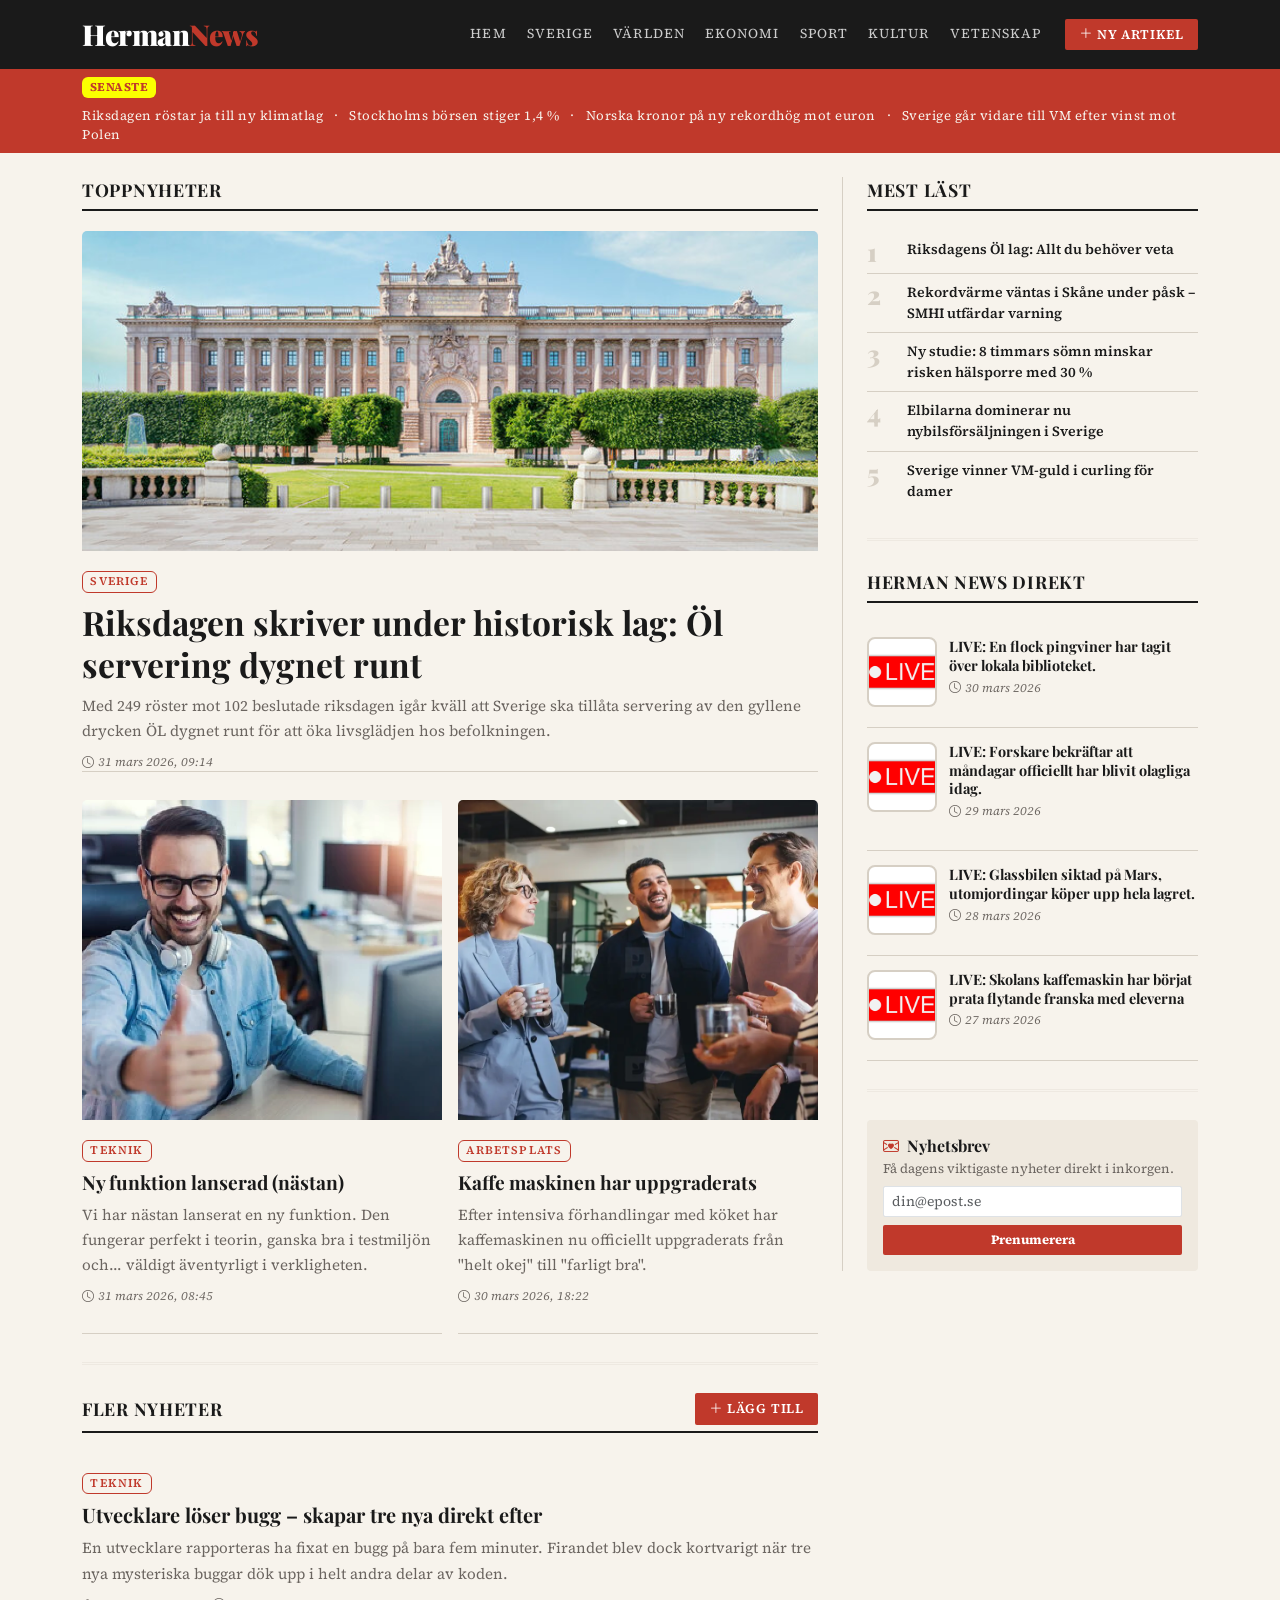
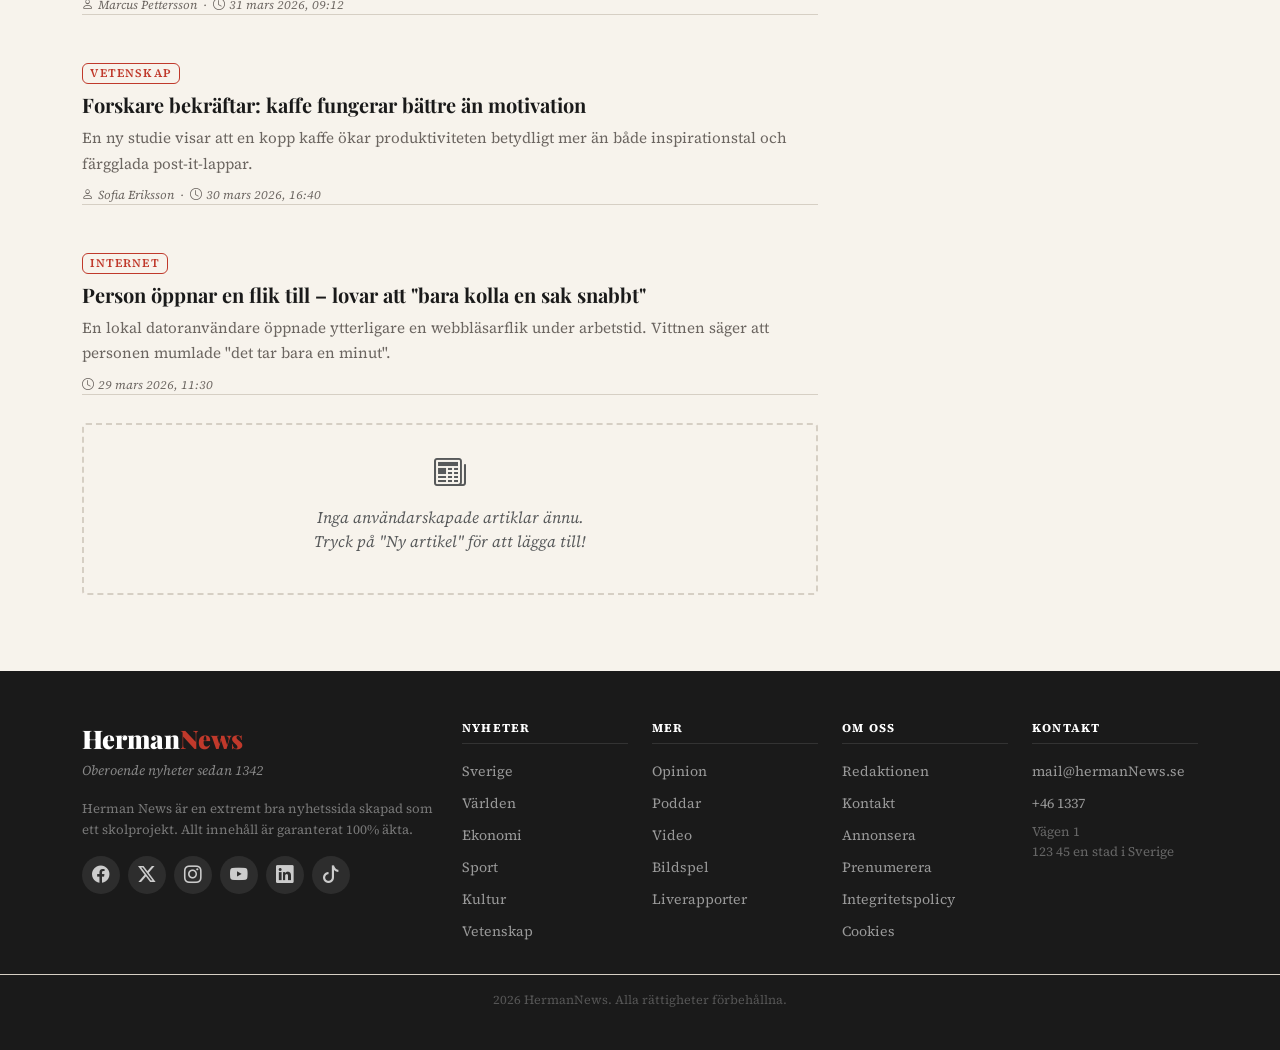
<file: index.html>
<!doctype html>
<html lang="sv">
  <head>
    <meta charset="UTF-8" />
    <meta name="viewport" content="width=device-width, initial-scale=1.0" />
    <title>Herman News</title>
    <link
      href="https://cdn.jsdelivr.net/npm/bootstrap@5.3.3/dist/css/bootstrap.min.css"
      rel="stylesheet"
    />
    <link
      href="https://cdn.jsdelivr.net/npm/bootstrap-icons@1.11.3/font/bootstrap-icons.css"
      rel="stylesheet"
    />
    <link
      href="https://fonts.googleapis.com/css2?family=Playfair+Display:wght@700;900&family=Source+Serif+4:ital,wght@0,300;0,400;0,600;1,400&display=swap"
      rel="stylesheet"
    />
    <link rel="stylesheet" href="style.css" />
  </head>
  <body>
    <!-- NAVBAR -->
    <nav class="navbar navbar-expand-lg navbar-herman-news py-2">
      <div class="container">
        <a class="navbar-brand navbar-brand-title" href="index.html"
          >Herman<span>News</span></a
        >
        <button
          class="navbar-toggler border-0 text-white"
          type="button"
          data-bs-toggle="collapse"
          data-bs-target="#mainNav"
          aria-controls="mainNav"
          aria-expanded="false"
          aria-label="Öppna meny"
        >
          <i class="bi bi-list fs-2"></i>
        </button>
        <div class="collapse navbar-collapse justify-content-end" id="mainNav">
          <ul class="navbar-nav gap-1 mt-2 mt-lg-0">
            <li class="nav-item">
              <a class="nav-link nav-link-custom" href="#">Hem</a>
            </li>
            <li class="nav-item">
              <a class="nav-link nav-link-custom" href="#">Sverige</a>
            </li>
            <li class="nav-item">
              <a class="nav-link nav-link-custom" href="#">Världen</a>
            </li>
            <li class="nav-item">
              <a class="nav-link nav-link-custom" href="#">Ekonomi</a>
            </li>
            <li class="nav-item">
              <a class="nav-link nav-link-custom" href="#">Sport</a>
            </li>
            <li class="nav-item">
              <a class="nav-link nav-link-custom" href="#">Kultur</a>
            </li>
            <li class="nav-item">
              <a class="nav-link nav-link-custom" href="#">Vetenskap</a>
            </li>
          </ul>
          <button class="btn btn-new-article ms-3" onclick="openModal()">
            <i class="bi bi-plus-lg me-1"></i>Ny artikel
          </button>
        </div>
      </div>
    </nav>

    <!-- BREAKING NEWS BANNER -->
    <div class="alert alert-danger breaking-banner rounded-0 mb-0 py-2">
      <div class="container d-flex align-items-center flex-wrap gap-2">
        <span class="badge breaking-label">SENASTE</span>
        <span class="breaking-text">
          Riksdagen röstar ja till ny klimatlag &nbsp;&nbsp;·&nbsp;&nbsp;
          Stockholms börsen stiger 1,4 % &nbsp;&nbsp;·&nbsp;&nbsp; Norska kronor
          på ny rekordhög mot euron &nbsp;&nbsp;·&nbsp;&nbsp; Sverige går vidare
          till VM efter vinst mot Polen
        </span>
      </div>
    </div>

    <!-- MAIN CONTENT -->
    <main class="container my-4">
      <div class="row g-4">
        <!-- LEFT: Main news area -->
        <div class="col-lg-8">
          <!-- Static hero article -->
          <div class="section-heading">Toppnyheter</div>
          <article
            class="card card-main card-hero border-0 rounded-0 bg-transparent"
          >
            <img
              src="assets/riksdagshuset.jpg"
              alt="Riksdagshuset i Stockholm"
              class="card-img-top hero-img"
              onerror="this.style.display = 'none'"
            />
            <div class="card-body px-0 pb-0">
              <span class="badge card-category mb-2">Sverige</span>
              <h2 class="card-title card-title-main">
                <a href="#"
                  >Riksdagen skriver under historisk lag: Öl servering dygnet
                  runt</a
                >
              </h2>
              <p class="card-text card-excerpt">
                Med 249 röster mot 102 beslutade riksdagen igår kväll att
                Sverige ska tillåta servering av den gyllene drycken ÖL dygnet
                runt för att öka livsglädjen hos befolkningen.
              </p>
              <p class="card-text card-meta">
                <i class="bi bi-clock me-1"></i>31 mars 2026, 09:14
              </p>
            </div>
          </article>

          <!-- Two-column static articles -->
          <div class="row g-3 mb-4">
            <div class="col-md-6">
              <article
                class="card card-main card-secondary h-100 border-0 rounded-0 bg-transparent"
              >
                <img
                  src="assets/happy-programmer.png"
                  alt="Glad programmerare"
                  class="card-img-top hero-img"
                  onerror="this.style.display = 'none'"
                />
                <div class="card-body px-0 pb-0">
                  <span class="badge card-category mb-2">Teknik</span>
                  <h3 class="card-title card-title-secondary">
                    <a href="#">Ny funktion lanserad (nästan)</a>
                  </h3>
                  <p class="card-text card-excerpt card-excerpt-small">
                    Vi har nästan lanserat en ny funktion. Den fungerar perfekt
                    i teorin, ganska bra i testmiljön och… väldigt äventyrligt i
                    verkligheten.
                  </p>
                  <p class="card-text card-meta">
                    <i class="bi bi-clock me-1"></i>31 mars 2026, 08:45
                  </p>
                </div>
              </article>
            </div>
            <div class="col-md-6">
              <article
                class="card card-main card-secondary h-100 border-0 rounded-0 bg-transparent"
              >
                <img
                  src="assets/happy-people-coffe.webp"
                  alt="Glada kollegor vid kaffemaskinen"
                  class="card-img-top hero-img"
                  onerror="this.style.display = 'none'"
                />
                <div class="card-body px-0 pb-0">
                  <span class="badge card-category mb-2">Arbetsplats</span>
                  <h3 class="card-title card-title-secondary">
                    <a href="#">Kaffe maskinen har uppgraderats</a>
                  </h3>
                  <p class="card-text card-excerpt card-excerpt-small">
                    Efter intensiva förhandlingar med köket har kaffemaskinen nu
                    officiellt uppgraderats från "helt okej" till "farligt bra".
                  </p>
                  <p class="card-text card-meta">
                    <i class="bi bi-clock me-1"></i>30 mars 2026, 18:22
                  </p>
                </div>
              </article>
            </div>
          </div>

          <hr class="divider-double" />

          <!-- Dynamic articles from localStorage -->
          <div
            class="section-heading d-flex justify-content-between align-items-center"
          >
            <span>Fler nyheter</span>
            <button class="btn btn-new-article btn-sm" onclick="openModal()">
              <i class="bi bi-plus-lg me-1"></i>Lägg till
            </button>
          </div>

          <!-- Static articles -->
          <article class="card card-main border-0 rounded-0 bg-transparent">
            <div class="card-body px-0 pb-0">
              <span class="badge card-category mb-2">Teknik</span>
              <h3 class="card-title card-title-list">
                <a href="#"
                  >Utvecklare löser bugg – skapar tre nya direkt efter</a
                >
              </h3>
              <p class="card-text card-excerpt">
                En utvecklare rapporteras ha fixat en bugg på bara fem minuter.
                Firandet blev dock kortvarigt när tre nya mysteriska buggar dök
                upp i helt andra delar av koden.
              </p>
              <p class="card-text card-meta">
                <i class="bi bi-person me-1"></i>Marcus Pettersson &nbsp;·&nbsp;
                <i class="bi bi-clock me-1"></i>31 mars 2026, 09:12
              </p>
            </div>
          </article>

          <article class="card card-main border-0 rounded-0 bg-transparent">
            <div class="card-body px-0 pb-0">
              <span class="badge card-category mb-2">Vetenskap</span>
              <h3 class="card-title card-title-list">
                <a href="#"
                  >Forskare bekräftar: kaffe fungerar bättre än motivation</a
                >
              </h3>
              <p class="card-text card-excerpt">
                En ny studie visar att en kopp kaffe ökar produktiviteten
                betydligt mer än både inspirationstal och färgglada
                post-it-lappar.
              </p>
              <p class="card-text card-meta">
                <i class="bi bi-person me-1"></i>Sofia Eriksson &nbsp;·&nbsp;
                <i class="bi bi-clock me-1"></i>30 mars 2026, 16:40
              </p>
            </div>
          </article>

          <article class="card card-main border-0 rounded-0 bg-transparent">
            <div class="card-body px-0 pb-0">
              <span class="badge card-category mb-2">Internet</span>
              <h3 class="card-title card-title-list">
                <a href="#"
                  >Person öppnar en flik till – lovar att "bara kolla en sak
                  snabbt"</a
                >
              </h3>
              <p class="card-text card-excerpt">
                En lokal datoranvändare öppnade ytterligare en webbläsarflik
                under arbetstid. Vittnen säger att personen mumlade "det tar
                bara en minut".
              </p>
              <p class="card-text card-meta">
                <i class="bi bi-clock me-1"></i>29 mars 2026, 11:30
              </p>
            </div>
          </article>

          <!-- Dynamic user articles rendered here -->
          <div id="user-articles-container"></div>
        </div>

        <!-- RIGHT: Sidebar -->
        <aside class="col-lg-4">
          <div class="sidebar">
            <div class="section-heading">Mest läst</div>
            <ol class="list-group list-group-flush popular-list mb-4">
              <li class="list-group-item popular-list-item">
                <a href="#">Riksdagens Öl lag: Allt du behöver veta</a>
              </li>
              <li class="list-group-item popular-list-item">
                <a href="#"
                  >Rekordvärme väntas i Skåne under påsk – SMHI utfärdar
                  varning</a
                >
              </li>
              <li class="list-group-item popular-list-item">
                <a href="#"
                  >Ny studie: 8 timmars sömn minskar risken hälsporre med 30
                  %</a
                >
              </li>
              <li class="list-group-item popular-list-item">
                <a href="#"
                  >Elbilarna dominerar nu nybilsförsäljningen i Sverige</a
                >
              </li>
              <li class="list-group-item popular-list-item">
                <a href="#">Sverige vinner VM-guld i curling för damer</a>
              </li>
            </ol>

            <hr class="divider-double" />

            <div class="section-heading">Herman News direkt</div>
            <div class="sidebar-article">
              <div class="sidebar-article-img">
                <img
                  src="assets/live.png"
                  alt="Live"
                  class="sidebar-thumb"
                  onerror="this.parentElement.style.background = '#c0392b'"
                />
              </div>
              <div>
                <p class="sidebar-article-title">
                  <a href="#"
                    >LIVE: En flock pingviner har tagit över lokala
                    biblioteket.</a
                  >
                </p>
                <p class="card-meta">
                  <i class="bi bi-clock me-1"></i>30 mars 2026
                </p>
              </div>
            </div>
            <div class="sidebar-article">
              <div class="sidebar-article-img">
                <img
                  src="assets/live.png"
                  alt="Live"
                  class="sidebar-thumb"
                  onerror="this.parentElement.style.background = '#c0392b'"
                />
              </div>
              <div>
                <p class="sidebar-article-title">
                  <a href="#"
                    >LIVE: Forskare bekräftar att måndagar officiellt har blivit
                    olagliga idag.</a
                  >
                </p>
                <p class="card-meta">
                  <i class="bi bi-clock me-1"></i>29 mars 2026
                </p>
              </div>
            </div>
            <div class="sidebar-article">
              <div class="sidebar-article-img">
                <img
                  src="assets/live.png"
                  alt="Live"
                  class="sidebar-thumb"
                  onerror="this.parentElement.style.background = '#c0392b'"
                />
              </div>
              <div>
                <p class="sidebar-article-title">
                  <a href="#"
                    >LIVE: Glassbilen siktad på Mars, utomjordingar köper upp
                    hela lagret.</a
                  >
                </p>
                <p class="card-meta">
                  <i class="bi bi-clock me-1"></i>28 mars 2026
                </p>
              </div>
            </div>
            <div class="sidebar-article">
              <div class="sidebar-article-img">
                <img
                  src="assets/live.png"
                  alt="Live"
                  class="sidebar-thumb"
                  onerror="this.parentElement.style.background = '#c0392b'"
                />
              </div>
              <div>
                <p class="sidebar-article-title">
                  <a href="#"
                    >LIVE: Skolans kaffemaskin har börjat prata flytande franska
                    med eleverna</a
                  >
                </p>
                <p class="card-meta">
                  <i class="bi bi-clock me-1"></i>27 mars 2026
                </p>
              </div>
            </div>

            <hr class="divider-double" />

            <div class="newsletter-card">
              <div class="card-body p-3">
                <h6 class="newsletter-heading">
                  <i class="bi bi-envelope-heart me-2"></i>Nyhetsbrev
                </h6>
                <p class="newsletter-desc">
                  Få dagens viktigaste nyheter direkt i inkorgen.
                </p>
                <input
                  type="email"
                  class="form-control form-control-sm mb-2 newsletter-input"
                  placeholder="din@epost.se"
                />
                <button type="button" class="btn btn-sm w-100 newsletter-btn">
                  Prenumerera
                </button>
              </div>
            </div>
          </div>
        </aside>
      </div>
    </main>

    <!-- FOOTER -->
    <footer class="pt-5 pb-2">
      <div class="container">
        <div class="row g-4">
          <div class="col-md-4">
            <div class="footer-brand">Herman<span>News</span></div>
            <p class="footer-tagline">Oberoende nyheter sedan 1342</p>
            <p class="footer-about">
              Herman News är en extremt bra nyhetssida skapad som ett
              skolprojekt. Allt innehåll är garanterat 100% äkta.
            </p>
            <div class="d-flex gap-2 mt-3">
              <a href="#" class="social-icon" aria-label="Facebook"
                ><i class="bi bi-facebook"></i
              ></a>
              <a href="#" class="social-icon" aria-label="X / Twitter"
                ><i class="bi bi-twitter-x"></i
              ></a>
              <a href="#" class="social-icon" aria-label="Instagram"
                ><i class="bi bi-instagram"></i
              ></a>
              <a href="#" class="social-icon" aria-label="YouTube"
                ><i class="bi bi-youtube"></i
              ></a>
              <a href="#" class="social-icon" aria-label="LinkedIn"
                ><i class="bi bi-linkedin"></i
              ></a>
              <a href="#" class="social-icon" aria-label="TikTok"
                ><i class="bi bi-tiktok"></i
              ></a>
            </div>
          </div>
          <div class="col-6 col-md-2">
            <p class="footer-heading">Nyheter</p>
            <ul class="footer-links">
              <li><a href="#">Sverige</a></li>
              <li><a href="#">Världen</a></li>
              <li><a href="#">Ekonomi</a></li>
              <li><a href="#">Sport</a></li>
              <li><a href="#">Kultur</a></li>
              <li><a href="#">Vetenskap</a></li>
            </ul>
          </div>
          <div class="col-6 col-md-2">
            <p class="footer-heading">Mer</p>
            <ul class="footer-links">
              <li><a href="#">Opinion</a></li>
              <li><a href="#">Poddar</a></li>
              <li><a href="#">Video</a></li>
              <li><a href="#">Bildspel</a></li>
              <li><a href="#">Liverapporter</a></li>
            </ul>
          </div>
          <div class="col-6 col-md-2">
            <p class="footer-heading">Om oss</p>
            <ul class="footer-links">
              <li><a href="#">Redaktionen</a></li>
              <li><a href="#">Kontakt</a></li>
              <li><a href="#">Annonsera</a></li>
              <li><a href="#">Prenumerera</a></li>
              <li><a href="#">Integritetspolicy</a></li>
              <li><a href="#">Cookies</a></li>
            </ul>
          </div>
          <div class="col-6 col-md-2">
            <p class="footer-heading">Kontakt</p>
            <ul class="footer-links">
              <li><a href="#">mail@hermanNews.se</a></li>
              <li><a href="#">+46 1337</a></li>
              <li class="footer-address">
                Vägen 1<br />123 45 en stad i Sverige
              </li>
            </ul>
          </div>
        </div>
      </div>
      <div class="footer-bottom text-center py-3 mt-4">
        <p>2026 HermanNews. Alla rättigheter förbehållna.</p>
      </div>
    </footer>

    <!-- CREATE ARTICLE MODAL -->
    <div
      class="modal fade"
      id="articleModal"
      tabindex="-1"
      aria-labelledby="articleModalLabel"
      aria-hidden="true"
    >
      <div class="modal-dialog modal-lg">
        <div class="modal-content modal-herman">
          <div class="modal-header modal-header-herman">
            <h5 class="modal-title" id="articleModalLabel">
              <i class="bi bi-newspaper me-2"></i>Skapa ny artikel
            </h5>
            <button
              type="button"
              class="btn-close btn-close-white"
              data-bs-dismiss="modal"
              aria-label="Stäng"
            ></button>
          </div>
          <div class="modal-body p-4">
            <div class="mb-3">
              <label for="articleTitle" class="form-label form-label-herman"
                >Rubrik <span class="text-danger">*</span></label
              >
              <input
                type="text"
                class="form-control form-control-herman"
                id="articleTitle"
                placeholder="Skriv artikelns rubrik..."
                maxlength="200"
              />
            </div>
            <div class="mb-3">
              <label for="articleCategory" class="form-label form-label-herman"
                >Kategori</label
              >
              <select
                class="form-select form-control-herman"
                id="articleCategory"
              >
                <option value="Sverige">Sverige</option>
                <option value="Världen">Världen</option>
                <option value="Ekonomi">Ekonomi</option>
                <option value="Sport">Sport</option>
                <option value="Kultur">Kultur</option>
                <option value="Vetenskap">Vetenskap</option>
                <option value="Teknik">Teknik</option>
                <option value="Internet">Internet</option>
                <option value="Arbetsplats">Arbetsplats</option>
              </select>
            </div>
            <div class="mb-3">
              <label for="articleContent" class="form-label form-label-herman"
                >Innehåll <span class="text-danger">*</span></label
              >
              <textarea
                class="form-control form-control-herman"
                id="articleContent"
                rows="6"
                placeholder="Skriv artikelns innehåll här..."
              ></textarea>
              <div class="form-text text-muted">
                Endast de första 60 tecknen visas i listan. Hela innehållet
                visas på artikelsidan.
              </div>
            </div>
            <div class="mb-3">
              <label for="articleAuthor" class="form-label form-label-herman"
                >Författare</label
              >
              <input
                type="text"
                class="form-control form-control-herman"
                id="articleAuthor"
                placeholder="Ditt namn (valfritt)"
              />
            </div>
            <div id="modalError" class="alert alert-danger d-none py-2"></div>
          </div>
          <div class="modal-footer modal-footer-herman">
            <button
              type="button"
              class="btn btn-outline-secondary"
              data-bs-dismiss="modal"
            >
              Avbryt
            </button>
            <button
              type="button"
              class="btn btn-new-article"
              onclick="saveArticle()"
            >
              <i class="bi bi-check-lg me-1"></i>Publicera artikel
            </button>
          </div>
        </div>
      </div>
    </div>

    <!-- TOAST CONTAINER -->
    <div
      class="toast-container position-fixed bottom-0 end-0 p-3"
      style="z-index: 9999"
      id="toastContainer"
    ></div>

    <script src="https://cdn.jsdelivr.net/npm/bootstrap@5.3.3/dist/js/bootstrap.bundle.min.js"></script>
    <script type="module" src="articles.js"></script>
  </body>
</html>
</file>
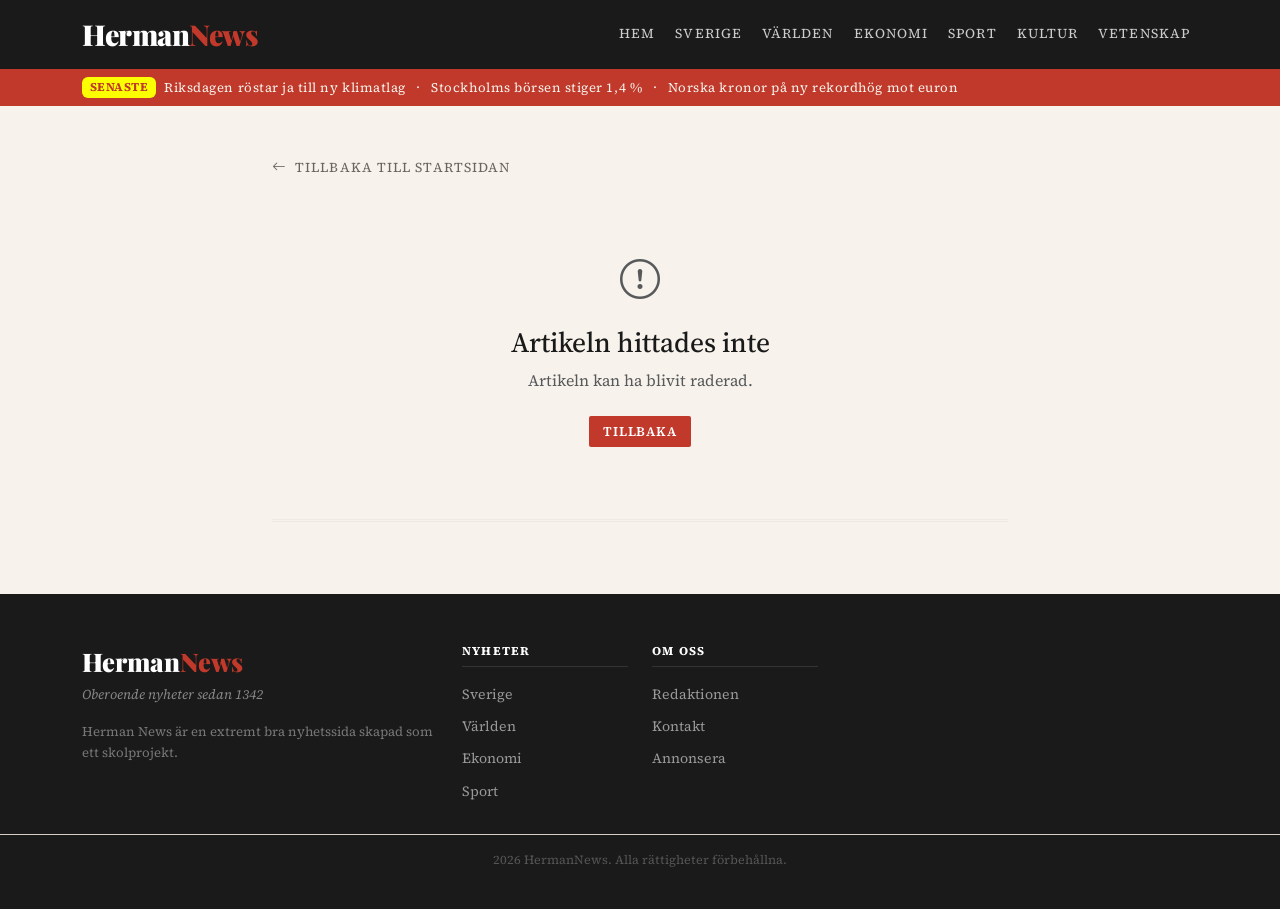
<file: article.html>
<!doctype html>
<html lang="sv">
  <head>
    <meta charset="UTF-8" />
    <meta name="viewport" content="width=device-width, initial-scale=1.0" />
    <title>Artikel – Herman News</title>
    <link
      href="https://cdn.jsdelivr.net/npm/bootstrap@5.3.3/dist/css/bootstrap.min.css"
      rel="stylesheet"
    />
    <link
      href="https://cdn.jsdelivr.net/npm/bootstrap-icons@1.11.3/font/bootstrap-icons.css"
      rel="stylesheet"
    />
    <link
      href="https://fonts.googleapis.com/css2?family=Playfair+Display:wght@700;900&family=Source+Serif+4:ital,wght@0,300;0,400;0,600;1,400&display=swap"
      rel="stylesheet"
    />
    <link rel="stylesheet" href="style.css" />
  </head>
  <body>
    <!-- NAVBAR -->
    <nav class="navbar navbar-expand-lg navbar-herman-news py-2">
      <div class="container">
        <a class="navbar-brand navbar-brand-title" href="index.html"
          >Herman<span>News</span></a
        >
        <button
          class="navbar-toggler border-0 text-white"
          type="button"
          data-bs-toggle="collapse"
          data-bs-target="#mainNav"
        >
          <i class="bi bi-list fs-2"></i>
        </button>
        <div class="collapse navbar-collapse justify-content-end" id="mainNav">
          <ul class="navbar-nav gap-1 mt-2 mt-lg-0">
            <li class="nav-item">
              <a class="nav-link nav-link-custom" href="index.html">Hem</a>
            </li>
            <li class="nav-item">
              <a class="nav-link nav-link-custom" href="#">Sverige</a>
            </li>
            <li class="nav-item">
              <a class="nav-link nav-link-custom" href="#">Världen</a>
            </li>
            <li class="nav-item">
              <a class="nav-link nav-link-custom" href="#">Ekonomi</a>
            </li>
            <li class="nav-item">
              <a class="nav-link nav-link-custom" href="#">Sport</a>
            </li>
            <li class="nav-item">
              <a class="nav-link nav-link-custom" href="#">Kultur</a>
            </li>
            <li class="nav-item">
              <a class="nav-link nav-link-custom" href="#">Vetenskap</a>
            </li>
          </ul>
        </div>
      </div>
    </nav>

    <!-- BREAKING NEWS BANNER -->
    <div class="alert alert-danger breaking-banner rounded-0 mb-0 py-2">
      <div class="container d-flex align-items-center flex-wrap gap-2">
        <span class="badge breaking-label">SENASTE</span>
        <span class="breaking-text">
          Riksdagen röstar ja till ny klimatlag &nbsp;&nbsp;·&nbsp;&nbsp;
          Stockholms börsen stiger 1,4 % &nbsp;&nbsp;·&nbsp;&nbsp; Norska kronor
          på ny rekordhög mot euron
        </span>
      </div>
    </div>

    <main class="container my-5">
      <div class="row justify-content-center">
        <div class="col-lg-8">
          <!-- Back link -->
          <a
            href="index.html"
            class="back-link mb-4 d-inline-flex align-items-center gap-2"
          >
            <i class="bi bi-arrow-left"></i> Tillbaka till startsidan
          </a>

          <!-- Article content -->
          <article id="article-content">
            <!-- Rendered by JS -->
            <div class="text-center py-5 text-muted">
              <i class="bi bi-newspaper fs-1 d-block mb-3"></i>
              Laddar artikel...
            </div>
          </article>

          <!-- Likes / Dislikes -->
          <div class="reaction-bar" id="reaction-bar">
            <span class="reaction-label">Vad tyckte du om artikeln?</span>
            <button
              class="reaction-btn like-btn"
              id="like-btn"
              onclick="toggleReaction('like')"
            >
              <i class="bi bi-hand-thumbs-up-fill"></i>
              <span id="like-count">0</span>
            </button>
            <button
              class="reaction-btn dislike-btn"
              id="dislike-btn"
              onclick="toggleReaction('dislike')"
            >
              <i class="bi bi-hand-thumbs-down-fill"></i>
              <span id="dislike-count">0</span>
            </button>
          </div>

          <hr class="divider-double my-4" />

          <!-- Comments section -->
          <div class="comments-section">
            <h4 class="comments-heading">
              <i class="bi bi-chat-dots me-2"></i>Kommentarer
              <span class="comments-count" id="comments-count">0</span>
            </h4>

            <!-- Comment form -->
            <div class="comment-form mb-4">
              <div class="mb-2">
                <input
                  type="text"
                  class="form-control form-control-herman"
                  id="comment-author"
                  placeholder="Ditt namn (valfritt)"
                />
              </div>
              <div class="mb-2">
                <textarea
                  class="form-control form-control-herman"
                  id="comment-text"
                  rows="3"
                  placeholder="Skriv en kommentar..."
                ></textarea>
              </div>
              <button class="btn btn-new-article" onclick="addComment()">
                <i class="bi bi-send me-1"></i>Skicka kommentar
              </button>
            </div>

            <!-- Comments list -->
            <div id="comments-list">
              <!-- Rendered by JS -->
            </div>
          </div>
        </div>
      </div>
    </main>

    <!-- FOOTER -->
    <footer class="pt-5 pb-2">
      <div class="container">
        <div class="row g-4">
          <div class="col-md-4">
            <div class="footer-brand">Herman<span>News</span></div>
            <p class="footer-tagline">Oberoende nyheter sedan 1342</p>
            <p class="footer-about">
              Herman News är en extremt bra nyhetssida skapad som ett
              skolprojekt.
            </p>
          </div>
          <div class="col-6 col-md-2">
            <p class="footer-heading">Nyheter</p>
            <ul class="footer-links">
              <li><a href="#">Sverige</a></li>
              <li><a href="#">Världen</a></li>
              <li><a href="#">Ekonomi</a></li>
              <li><a href="#">Sport</a></li>
            </ul>
          </div>
          <div class="col-6 col-md-2">
            <p class="footer-heading">Om oss</p>
            <ul class="footer-links">
              <li><a href="#">Redaktionen</a></li>
              <li><a href="#">Kontakt</a></li>
              <li><a href="#">Annonsera</a></li>
            </ul>
          </div>
        </div>
      </div>
      <div class="footer-bottom text-center py-3 mt-4">
        <p>2026 HermanNews. Alla rättigheter förbehållna.</p>
      </div>
    </footer>

    <!-- TOAST CONTAINER -->
    <div
      class="toast-container position-fixed bottom-0 end-0 p-3"
      style="z-index: 9999"
      id="toastContainer"
    ></div>

    <script src="https://cdn.jsdelivr.net/npm/bootstrap@5.3.3/dist/js/bootstrap.bundle.min.js"></script>
    <script type="module" src="article.js"></script>
  </body>
</html>
</file>
<file: style.css>
:root {
  --clr-ink:     #1a1a1a;
  --clr-paper:   #f7f3ec;
  --clr-accent:  #c0392b;
  --clr-muted:   #6b6560;
  --clr-border:  #d6cfc4;
}

body {
  background-color: var(--clr-paper);
  color: var(--clr-ink);
  font-family: 'Source Serif 4', Georgia, serif;
}

/*  NAVBAR  */
.navbar-herman-news {
  background-color: var(--clr-ink);
}

.navbar-brand-title {
  font-family: 'Playfair Display', serif;
  font-size: 1.8rem;
  font-weight: 900;
  color: #fff !important;
  letter-spacing: -0.5px;
}

.navbar-brand-title span {
  color: var(--clr-accent);
}

.nav-link-custom {
  color: #cccccc !important;
  font-size: 0.85rem;
  letter-spacing: 0.08em;
  text-transform: uppercase;
  font-family: 'Source Serif 4', serif;
  transition: color 0.2s;
}

.nav-link-custom:hover {
  color: #fff !important;
}

/* New article button */
.btn-new-article {
  background-color: var(--clr-accent);
  color: #fff !important;
  font-family: 'Source Serif 4', serif;
  font-size: 0.82rem;
  font-weight: 600;
  text-transform: uppercase;
  letter-spacing: 0.06em;
  border: none;
  border-radius: 2px;
  padding: 6px 14px;
  transition: background-color 0.2s;
}

.btn-new-article:hover {
  background-color: #a93226;
  color: #fff !important;
}

/*  BREAKING BANNER  */
.breaking-banner {
  background-color: var(--clr-accent) !important;
  color: var(--clr-paper) !important;
  font-size: 0.82rem;
  letter-spacing: 0.04em;
  border: none;
}

.breaking-label {
  background-color: rgb(251, 255, 0) !important;
  color: var(--clr-accent) !important;
  font-size: 0.75rem;
  font-weight: 700;
}

.breaking-text {
  font-weight: 400;
}

/*  SECTION HEADING  */
.section-heading {
  font-family: 'Playfair Display', serif;
  font-size: 1.1rem;
  font-weight: 700;
  border-bottom: 2px solid var(--clr-ink);
  padding-bottom: 6px;
  margin-bottom: 20px;
  text-transform: uppercase;
  letter-spacing: 0.04em;
}

/*  ARTICLE CARDS  */
.card-main {
  border-bottom: 1px solid var(--clr-border) !important;
  margin-bottom: 28px;
}

.card-main .card-body {
  padding-left: 0;
  padding-right: 0;
}

.card-category {
  background-color: transparent !important;
  color: var(--clr-accent) !important;
  font-size: 0.72rem;
  text-transform: uppercase;
  letter-spacing: 0.1em;
  font-weight: 600;
  border: 1px solid var(--clr-accent);
}

.card-main .card-title-main {
  font-family: 'Playfair Display', serif;
  font-size: 1.5rem;
  font-weight: 700;
  line-height: 1.25;
  margin-bottom: 8px;
}

.card-main .card-title-main a {
  color: var(--clr-ink);
  text-decoration: none;
}

.card-main .card-title-main a:hover {
  color: var(--clr-accent);
}

.card-main .card-excerpt {
  color: var(--clr-muted);
  font-size: 0.95rem;
  line-height: 1.65;
  margin-bottom: 10px;
}

.card-meta {
  font-size: 0.76rem;
  color: var(--clr-muted);
  font-style: italic;
}

/* Hero card */
.card-hero .card-title-main {
  font-size: 2.1rem;
}

.hero-img {
  height: 320px;
  object-fit: cover;
}

/* Two-column cards */
.card-secondary .card-title-secondary {
  font-family: 'Playfair Display', serif;
  font-size: 1.2rem;
  font-weight: 700;
  line-height: 1.25;
  margin-bottom: 8px;
}

.card-secondary .card-title-secondary a {
  color: var(--clr-ink);
  text-decoration: none;
}

.card-secondary .card-title-secondary a:hover {
  color: var(--clr-accent);
}

.card-excerpt-small {
  font-size: 0.88rem;
}

/* Article list headings */
.card-title-list {
  font-family: 'Playfair Display', serif;
  font-size: 1.25rem;
  font-weight: 700;
  line-height: 1.25;
  margin-bottom: 8px;
}

.card-title-list a {
  color: var(--clr-ink);
  text-decoration: none;
}

.card-title-list a:hover {
  color: var(--clr-accent);
}

/* User-created article card accent */
.card-user {
  border-left: 3px solid var(--clr-accent) !important;
  padding-left: 12px;
}

/* Delete article button */
.btn-delete-article {
  background: none;
  border: none;
  color: var(--clr-muted);
  font-size: 0.9rem;
  padding: 2px 6px;
  border-radius: 2px;
  transition: color 0.2s, background-color 0.2s;
  cursor: pointer;
}

.btn-delete-article:hover {
  color: var(--clr-accent);
  background-color: rgba(192, 57, 43, 0.08);
}

/*  SIDEBAR  */
.sidebar {
  border-left: 1px solid var(--clr-border);
  padding-left: 24px;
}

@media (max-width: 991.98px) {
  .sidebar {
    border-left: none;
    border-top: 2px solid var(--clr-ink);
    padding-left: 0;
    padding-top: 24px;
    margin-top: 32px;
  }
}

.sidebar-article {
  display: flex;
  gap: 12px;
  padding: 14px 0;
  border-bottom: 1px solid var(--clr-border);
}

.sidebar-article:last-child {
  border-bottom: none;
}

.sidebar-article-img {
  flex-shrink: 0;
  width: 70px;
  height: 70px;
  background: white;
  border: 2px solid var(--clr-border);
  border-radius: 0.5rem;
  overflow: hidden;
}

.sidebar-thumb {
  width: 100%;
  height: 100%;
  object-fit: cover;
}

.sidebar-article-title {
  font-family: 'Playfair Display', serif;
  font-size: 0.9rem;
  font-weight: 700;
  line-height: 1.3;
  margin-bottom: 4px;
}

.sidebar-article-title a {
  color: var(--clr-ink);
  text-decoration: none;
}

.sidebar-article-title a:hover {
  color: var(--clr-accent);
}

.popular-list {
  counter-reset: pop;
}

.popular-list-item {
  counter-increment: pop;
  display: flex;
  align-items: flex-start;
  gap: 12px;
  background: transparent;
  border-color: var(--clr-border) !important;
  padding-left: 0;
  padding-right: 0;
  font-size: 0.88rem;
}

.popular-list-item::before {
  content: counter(pop);
  font-family: 'Playfair Display', serif;
  font-size: 1.6rem;
  font-weight: 900;
  color: var(--clr-border);
  line-height: 1;
  min-width: 28px;
}

.popular-list-item a {
  color: var(--clr-ink);
  text-decoration: none;
  font-weight: 600;
}

.popular-list-item a:hover {
  color: var(--clr-accent);
}

/*  NEWSLETTER  */
.newsletter-card {
  background: #efe9df;
  border-radius: 4px;
}

.newsletter-heading {
  font-family: 'Playfair Display', serif;
  font-weight: 700;
  margin-bottom: 4px;
}

.newsletter-heading i {
  color: var(--clr-accent);
}

.newsletter-desc {
  font-size: 0.82rem;
  color: var(--clr-muted);
  margin-bottom: 8px;
}

.newsletter-input {
  border-radius: 2px;
}

.newsletter-btn {
  background: var(--clr-accent);
  color: #fff;
  font-weight: 700;
  border-radius: 2px;
  font-size: 0.8rem;
}

.newsletter-btn:hover {
  background: #a93226;
  color: #fff;
}

/*  FOOTER  */
footer {
  background-color: var(--clr-ink);
  color: #ccc;
  margin-top: 48px;
}

.footer-brand {
  font-family: 'Playfair Display', serif;
  font-size: 1.6rem;
  font-weight: 900;
  color: #fff;
}

.footer-brand span {
  color: var(--clr-accent);
}

.footer-tagline {
  font-style: italic;
  color: #888;
  font-size: 0.85rem;
  margin-top: 4px;
}

.footer-about {
  font-size: 0.82rem;
  color: #777;
  line-height: 1.6;
  margin-top: 12px;
}

.footer-heading {
  text-transform: uppercase;
  letter-spacing: 0.1em;
  font-size: 0.75rem;
  font-weight: 700;
  color: #fff;
  margin-bottom: 14px;
  border-bottom: 1px solid #333;
  padding-bottom: 6px;
}

.footer-links {
  list-style: none;
  padding: 0;
  margin: 0;
}

.footer-links li {
  margin-bottom: 8px;
}

.footer-links a {
  color: #999;
  text-decoration: none;
  font-size: 0.88rem;
  transition: color 0.2s;
}

.footer-links a:hover {
  color: #fff;
}

.footer-address {
  font-size: 0.82rem;
  color: #666;
  margin-top: 8px;
}

.social-icon {
  display: inline-flex;
  align-items: center;
  justify-content: center;
  width: 38px;
  height: 38px;
  border-radius: 50%;
  background: #2d2d2d;
  color: #ccc;
  font-size: 1.1rem;
  text-decoration: none;
  transition: background-color 0.2s, color 0.2s;
}

.social-icon:hover {
  background: var(--clr-accent);
  color: #fff;
}

.footer-bottom {
  border-top: 1px solid var(--clr-border);
  color: #555;
  font-size: 0.78rem;
}

/*  MISC  */
.divider-double {
  border-top: 3px double var(--clr-border);
  margin: 28px 0;
}

/* ─────────────────────────────────────────────
   MODAL STYLES
───────────────────────────────────────────── */
.modal-herman {
  border-radius: 4px;
  border: none;
  overflow: hidden;
  background-color: var(--clr-paper);
}

.modal-header-herman {
  background-color: var(--clr-ink);
  color: #fff;
  border-bottom: 2px solid var(--clr-accent);
  padding: 16px 20px;
}

.modal-header-herman .modal-title {
  font-family: 'Playfair Display', serif;
  font-weight: 700;
  font-size: 1.1rem;
}

.modal-footer-herman {
  background-color: #efe9df;
  border-top: 1px solid var(--clr-border);
}

.form-label-herman {
  font-family: 'Source Serif 4', serif;
  font-size: 0.85rem;
  font-weight: 600;
  text-transform: uppercase;
  letter-spacing: 0.06em;
  color: var(--clr-ink);
  margin-bottom: 4px;
}

.form-control-herman {
  border: 1px solid var(--clr-border);
  border-radius: 2px;
  background-color: #fff;
  font-family: 'Source Serif 4', serif;
  font-size: 0.95rem;
  color: var(--clr-ink);
  transition: border-color 0.2s;
}

.form-control-herman:focus {
  border-color: var(--clr-accent);
  box-shadow: 0 0 0 2px rgba(192, 57, 43, 0.15);
  outline: none;
}

/* ─────────────────────────────────────────────
   TOAST STYLES
───────────────────────────────────────────── */
.toast-herman {
  min-width: 280px;
  max-width: 380px;
  border-radius: 3px;
  font-family: 'Source Serif 4', serif;
  font-size: 0.9rem;
  opacity: 1;
  transition: opacity 0.4s ease;
}

.toast-fade-out {
  opacity: 0 !important;
}

.toast-success {
  background-color: #1e3a2b;
  color: #d4edda;
}

.toast-danger {
  background-color: #3a1e1e;
  color: #f5c6cb;
}

.toast-warning {
  background-color: #3a2e1a;
  color: #ffeeba;
}

.toast-info {
  background-color: #1a2a3a;
  color: #bee5eb;
}

.toast-icon {
  font-size: 1.1rem;
  flex-shrink: 0;
}

/* ─────────────────────────────────────────────
   EMPTY STATE
───────────────────────────────────────────── */
.empty-state {
  border: 2px dashed var(--clr-border);
  border-radius: 4px;
  margin-bottom: 28px;
  padding: 32px;
}

/* ─────────────────────────────────────────────
   ARTICLE DETAIL PAGE
───────────────────────────────────────────── */
.back-link {
  font-family: 'Source Serif 4', serif;
  font-size: 0.85rem;
  text-transform: uppercase;
  letter-spacing: 0.08em;
  color: var(--clr-muted);
  text-decoration: none;
  transition: color 0.2s;
}

.back-link:hover {
  color: var(--clr-accent);
}

.article-full-title {
  font-family: 'Playfair Display', serif;
  font-size: 2.4rem;
  font-weight: 900;
  line-height: 1.2;
  margin-bottom: 12px;
  color: var(--clr-ink);
}

.article-full-content {
  font-family: 'Source Serif 4', Georgia, serif;
  font-size: 1.05rem;
  line-height: 1.85;
  color: var(--clr-ink);
  margin-top: 24px;
}

/* ─────────────────────────────────────────────
   REACTION BAR (Likes/Dislikes)
───────────────────────────────────────────── */
.reaction-bar {
  display: flex;
  align-items: center;
  gap: 12px;
  padding: 16px 0;
  margin-top: 8px;
  flex-wrap: wrap;
}

.reaction-label {
  font-family: 'Source Serif 4', serif;
  font-size: 0.85rem;
  color: var(--clr-muted);
  font-style: italic;
  flex-shrink: 0;
}

.reaction-btn {
  display: inline-flex;
  align-items: center;
  gap: 8px;
  padding: 8px 18px;
  border: 2px solid var(--clr-border);
  background: transparent;
  border-radius: 2px;
  font-family: 'Source Serif 4', serif;
  font-size: 0.95rem;
  font-weight: 600;
  cursor: pointer;
  transition: all 0.2s;
  color: var(--clr-muted);
}

.reaction-btn:hover {
  border-color: var(--clr-ink);
  color: var(--clr-ink);
}

.like-btn.active {
  background-color: #1e3a2b;
  border-color: #1e3a2b;
  color: #d4edda;
}

.dislike-btn.active {
  background-color: var(--clr-accent);
  border-color: var(--clr-accent);
  color: #fff;
}

/* ─────────────────────────────────────────────
   COMMENTS SECTION
───────────────────────────────────────────── */
.comments-section {
  margin-top: 8px;
}

.comments-heading {
  font-family: 'Playfair Display', serif;
  font-size: 1.3rem;
  font-weight: 700;
  margin-bottom: 24px;
  display: flex;
  align-items: center;
  gap: 8px;
}

.comments-count {
  display: inline-flex;
  align-items: center;
  justify-content: center;
  background: var(--clr-accent);
  color: #fff;
  font-family: 'Source Serif 4', serif;
  font-size: 0.75rem;
  font-weight: 700;
  border-radius: 20px;
  padding: 2px 8px;
  min-width: 24px;
}

.comment-form {
  background: #efe9df;
  padding: 20px;
  border-radius: 4px;
  border-left: 3px solid var(--clr-accent);
}

.comment-item {
  padding: 16px 0;
  border-bottom: 1px solid var(--clr-border);
  animation: fadeIn 0.3s ease;
}

.comment-item:last-child {
  border-bottom: none;
}

@keyframes fadeIn {
  from { opacity: 0; transform: translateY(-6px); }
  to   { opacity: 1; transform: translateY(0); }
}

.comment-header {
  display: flex;
  align-items: center;
  gap: 8px;
  margin-bottom: 8px;
  flex-wrap: wrap;
}

.comment-avatar {
  font-size: 1.3rem;
  color: var(--clr-muted);
}

.comment-date {
  font-size: 0.76rem;
  color: var(--clr-muted);
  font-style: italic;
}

.comment-text {
  font-size: 0.92rem;
  line-height: 1.65;
  color: var(--clr-ink);
  margin: 0;
  padding-left: 30px;
}

.btn-delete-comment {
  background: none;
  border: none;
  color: var(--clr-border);
  font-size: 0.8rem;
  padding: 2px 5px;
  cursor: pointer;
  border-radius: 2px;
  transition: color 0.2s;
}

.btn-delete-comment:hover {
  color: var(--clr-accent);
}

@media (max-width: 575.98px) {
  .article-full-title {
    font-size: 1.8rem;
  }

  .reaction-bar {
    flex-direction: column;
    align-items: flex-start;
  }
}
</file>
